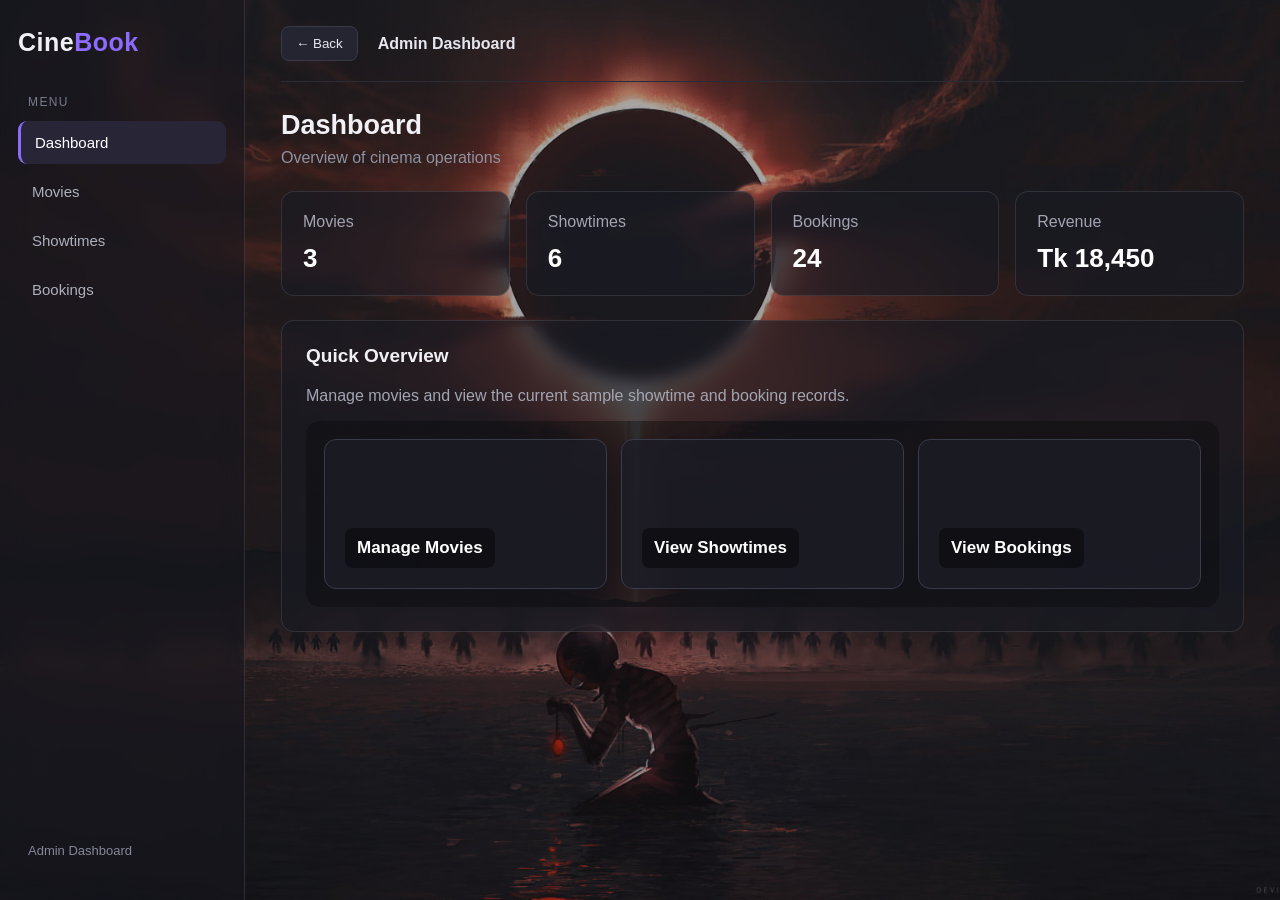
<file: admin/admin.html>
<!DOCTYPE html>
<html lang="en">
<head>
    <meta charset="UTF-8">
    <meta name="viewport" content="width=device-width, initial-scale=1.0">
    <title>CineBook Admin</title>
    <link rel="stylesheet" href="admin.css">
</head>
<body>
    <aside class="sidebar">
        <div class="logo">Cine<span>Book</span></div>
        <p class="side-label">MENU</p>
        <button class="nav-btn active" data-page="dashboard">Dashboard</button>
        <button class="nav-btn" data-page="movies">Movies</button>
        <button class="nav-btn" data-page="showtimes">Showtimes</button>
        <button class="nav-btn" data-page="bookings">Bookings</button>
        <div class="side-bottom">Admin Dashboard</div>
    </aside>
    <main class="main-content">
        <header class="topbar">
            <button id="backBtn" class="back-btn">← Back</button>
            <div><span class="top-title">Admin Dashboard</span></div>
        </header>
        <section id="dashboardPage" class="page">
            <h1>Dashboard</h1>
            <p class="subtext">Overview of cinema operations</p>
            <div class="stats">
                <div class="stat-card"><span>Movies</span><strong>3</strong></div>
                <div class="stat-card"><span>Showtimes</span><strong>6</strong></div>
                <div class="stat-card"><span>Bookings</span><strong>24</strong></div>
                <div class="stat-card"><span>Revenue</span><strong>Tk 18,450</strong></div>
            </div>
            <div class="panel">
                <h2>Quick Overview</h2>
                <p>Manage movies and view the current sample showtime and booking records.</p>
                <div class="quick-actions option-cards">
                    <button class="option-card page-jump" data-page="movies"><span>Manage Movies</span></button>
                    <button class="option-card page-jump" data-page="showtimes"><span>View Showtimes</span></button>
                    <button class="option-card page-jump" data-page="bookings"><span>View Bookings</span></button>
                </div>

            </div>
        </section>
        <section id="moviesPage" class="page hidden">
            <h1>Movie Management</h1>
            <p class="subtext">Add, edit, or remove movies</p>
            <div class="panel">
                <h2 id="formHeading">Add a Movie</h2>
                <form id="movieForm">
                    <input type="hidden" id="editId">
                    <div class="form-grid">
                        <div class="field">
                            <label for="title">Movie Title</label>
                            <input id="title" type="text" placeholder="Enter movie title">
                            <span class="error" id="titleError"></span>
                        </div>
                        <div class="field">
                            <label for="language">Language</label>
                            <input id="language" type="text" placeholder="English">
                            <span class="error" id="languageError"></span>
                        </div>
                        <div class="field">
                           <label for="movieShowtime">Showtime</label>
                           <input type="time" id="movieShowtime">
                         </div>
                    </div>
                    <div class="form-actions">
                        <button class="primary-btn" type="submit" id="submitBtn">Add Movie</button>
                        <button class="secondary-btn hidden" type="button" id="cancelEdit">Cancel Edit</button>
                    </div>
                    <p id="result"></p>
                </form>
            </div>
            <div class="panel">
                <h2>Movies</h2>
                <div class="table-wrap"><table>
                    <thead><tr><th>Title</th><th>Language</th><th>Showtimes</th><th>Action</th></tr></thead>
                    <tbody id="movieList"></tbody>
                </table></div>
            </div>
        </section>
        <section id="showtimesPage" class="page hidden">
            <h1>Showtimes</h1>
            <p class="subtext">Sample schedule records</p>
            <div class="panel"><div class="table-wrap"><table>
                <thead><tr><th>Movie</th><th>Cinema Hall</th><th>Date</th><th>Time</th><th>Ticket Price</th></tr></thead>
                <tbody id="showtimeList"></tbody>
            </table></div></div>
        </section>
        <section id="bookingsPage" class="page hidden">
            <h1>Bookings</h1>
            <p class="subtext">Sample booking records</p>
            <div class="panel"><div class="table-wrap"><table>
                <thead><tr><th>Booking ID</th><th>Customer</th><th>Movie</th><th>Tickets</th><th>Amount</th><th>Status</th></tr></thead>
                <tbody id="bookingList"></tbody>
            </table></div></div>
        </section>
    </main>
    <script src="admin.js"></script>
</body>
</html>
</file>
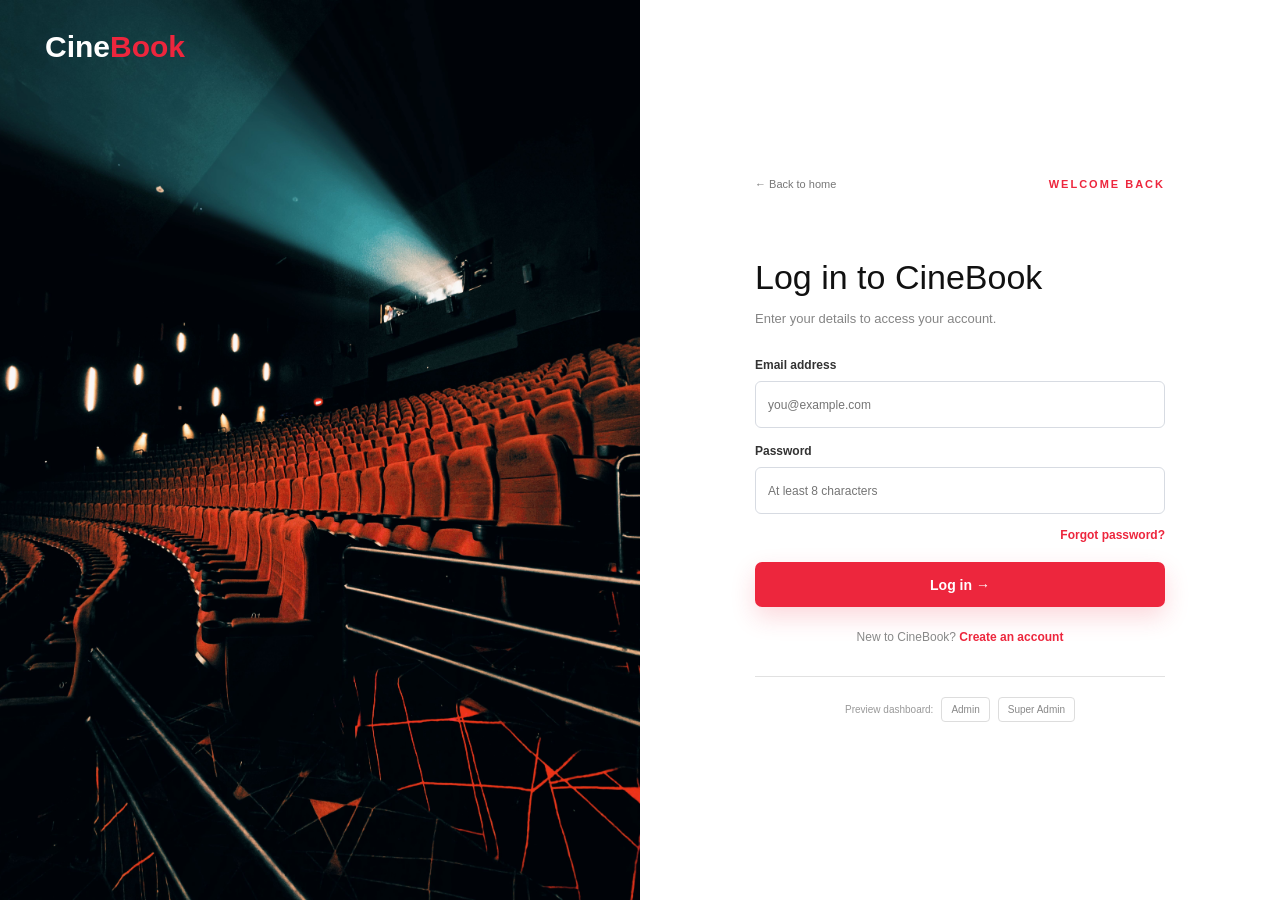
<file: login/login.html>
<!DOCTYPE html>
<html lang="en">
<head>
  <meta charset="UTF-8">
  <meta name="viewport" content="width=device-width, initial-scale=1.0">
  <title>CineBook Login</title>
  <link rel="stylesheet" href="login.css">
</head>
<body>

  <div class="page-container">

    <!-- Left side -->
    <div class="welcome-section">

      <!-- Brand Name -->
      <div class="brand">
        <span class="brand-name">Cine<span>Book</span></span>
      </div>

    </div>

    <!-- Right side -->
    <div class="login-section">

      <div class="login-box">

        <div class="top-links">
          <a href="#">← Back to home</a>
          <span>WELCOME BACK</span>
        </div>

        <h1>Log in to CineBook</h1>

        <p class="subtitle"> Enter your details to access your account.</p>

        <form id="loginForm" novalidate>

          <!-- Email -->
          <div class="form-group">
            <label for="email">Email address</label>
            <input type="text" id="email" placeholder="you@example.com">
            <span class="error" id="emailError"></span>
          </div>

          <!-- Password -->
          <div class="form-group">
            <label for="password">Password</label>
            <input type="password" id="password" placeholder="At least 8 characters">
            <span class="error" id="passwordError"></span>
          </div>

          <!-- Forgot Password -->
          <div class="forgot-row">
            <a href="#" id="forgotPassword">Forgot password?</a>
          </div>

          <!-- Login Button -->
          <button type="submit"> Log in  → </button>

        </form>

        <p class="create-account">New to CineBook? <a href="../registration/registration.html">Create an account</a> </p>

        <!-- Dashboard Preview -->
        <div class="preview-section">
          <span>Preview dashboard:</span>
          <a href="#" class="preview-button">Admin</a>
          <a href="#" class="preview-button">Super Admin</a>
        </div>

      </div>

    </div>

  </div>

  <script src="login.js"></script>

</body>
</html>
</file>
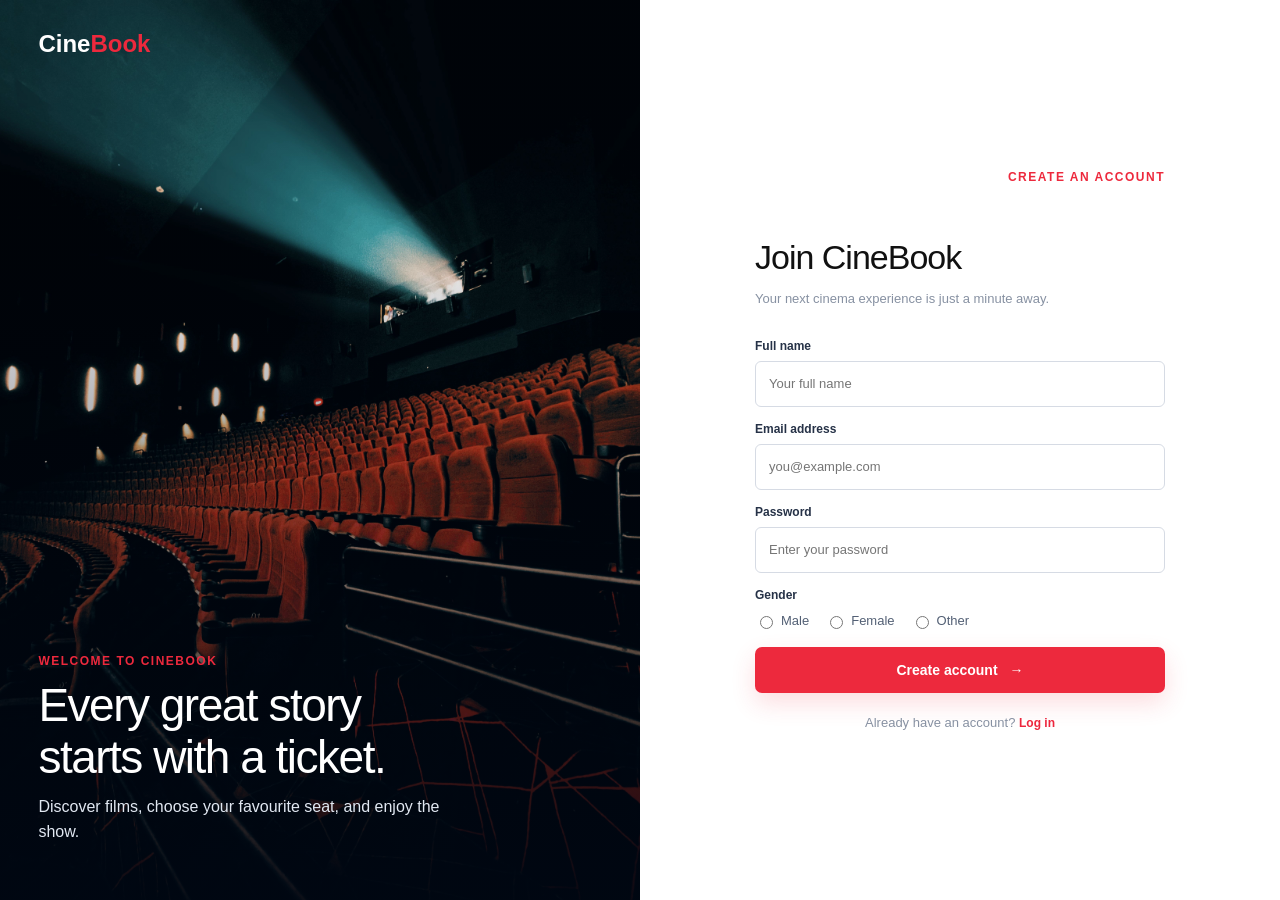
<file: registration/registration.html>
<!DOCTYPE html>
<html lang="en">
<head>
  <meta charset="UTF-8">
  <meta name="viewport" content="width=device-width, initial-scale=1.0">
  <title>CineBook - Create an Account</title>
  <link rel="stylesheet" href="registration.css">
</head>
<body>
  <main class="page-shell">
    <section class="visual-panel">
      <div class="brand">
        <span>Cine<span>Book</span></span>
      </div>

      <div class="welcome-copy">
        <p class="eyebrow">WELCOME TO CINEBOOK</p>
        <h1>Every great story<br>starts with a ticket.</h1>
        <p class="intro">Discover films, choose your favourite seat, and enjoy the show.</p>
      </div>
    </section>

    <section class="form-panel">
      <div class="form-content">
        <p class="form-kicker">CREATE AN ACCOUNT</p>
        <h2>Join CineBook</h2>
        <p class="subtitle">Your next cinema experience is just a minute away.</p>

        <form id="myForm" novalidate>
          <div class="form-group">
            <label for="name">Full name</label>
            <input type="text" id="name" placeholder="Your full name">
            <span class="error" id="nameError"></span>
          </div>

          <div class="form-group">
            <label for="email">Email address</label>
            <input type="text" id="email" placeholder="you@example.com">
            <span class="error" id="emailError"></span>
          </div>

          <div class="form-group">
            <label for="password">Password</label>
            <input type="password" id="password" placeholder="Enter your password">
            <span class="error" id="passwordError"></span>
          </div>

          <div class="form-group">
            <label>Gender</label>
            <div class="options">
              <label><input type="radio" name="gender" value="Male"> Male</label>
              <label><input type="radio" name="gender" value="Female"> Female</label>
              <label><input type="radio" name="gender" value="Other"> Other</label>
            </div>
            <span class="error" id="genderError"></span>
          </div>

          <button type="submit">Create account <span aria-hidden="true">→</span></button>
        </form>

        <p class="login-note">Already have an account?
          <a href="../login/login.html">Log in</a>
        </p>

      </div>
    </section>
  </main>

  <script src="registration.js"></script>
</body>
</html>
</file>
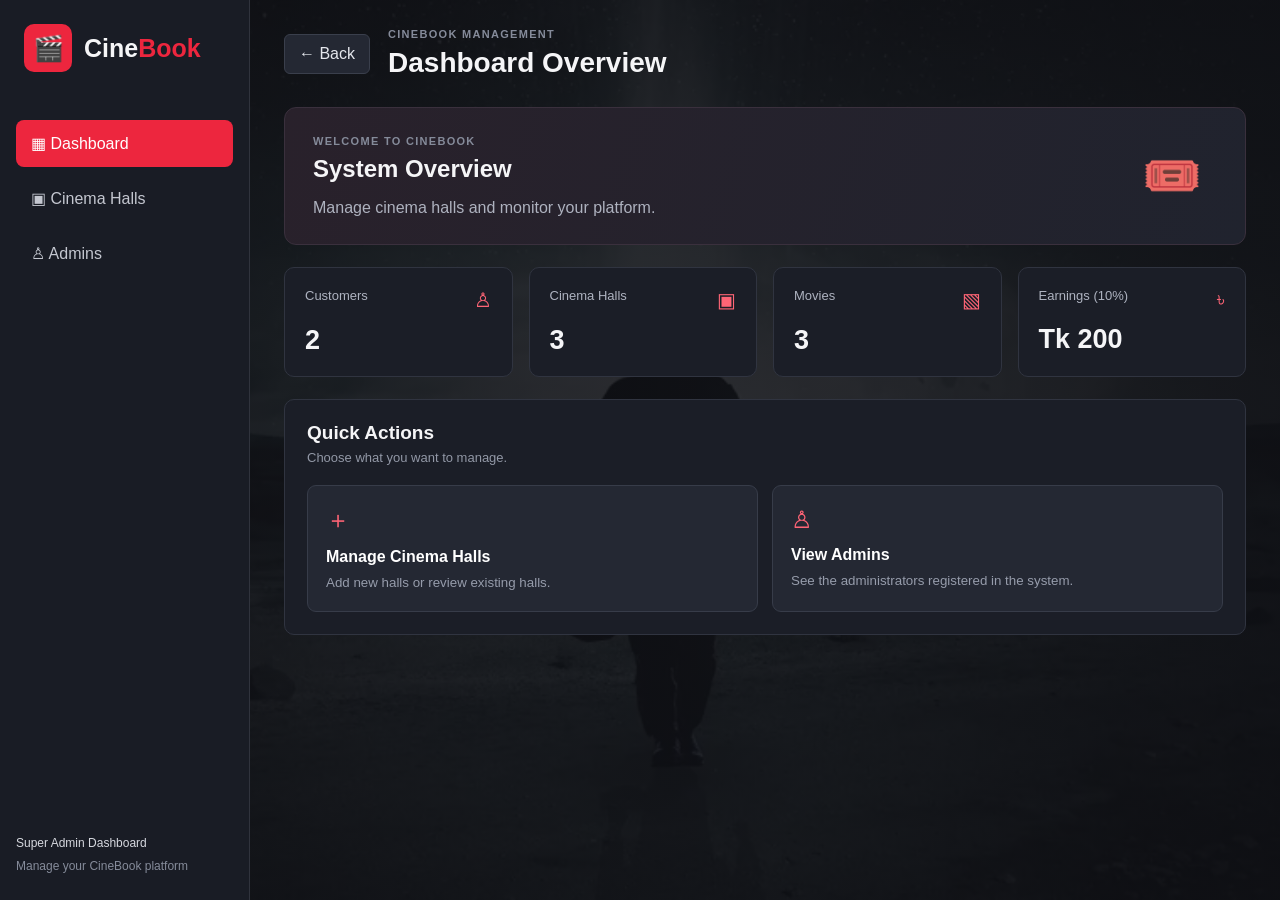
<file: superAdmin/superadmin.html>
<!DOCTYPE html>
<html lang="en">
<head>
    <meta charset="UTF-8">
    <meta name="viewport" content="width=device-width, initial-scale=1.0">
    <title>CineBook - Super Admin Dashboard</title>
    <link rel="stylesheet" href="superadmin.css">
</head>
<body>
    <aside class="sidebar">
        <div class="brand">
            <span class="brand-icon">🎬</span>
            <span>Cine<span class="brand-red">Book</span></span>
        </div>

        <nav class="navigation">
            <button class="nav-btn active" data-page="dashboard">▦ Dashboard</button>
            <button class="nav-btn" data-page="halls">▣ Cinema Halls</button>
            <button class="nav-btn" data-page="admins">♙ Admins</button>
        </nav>

        <div class="sidebar-bottom">
            <p>Super Admin Dashboard</p>
            <span>Manage your CineBook platform</span>
        </div>
    </aside>

    <main class="main-content">
        <header class="topbar">
            <div class="topbar-left">
                <button type="button" class="back-btn" id="backButton">← Back</button>
                <div>
                    <p class="eyebrow">CINEBOOK MANAGEMENT</p>
                    <h1 id="pageTitle">Dashboard Overview</h1>
                </div>
            </div>
        </header>

        <section id="dashboardPage" class="page-section">
            <div class="welcome">
                <div>
                    <p class="eyebrow">WELCOME TO CINEBOOK</p>
                    <h2>System Overview</h2>
                    <p>Manage cinema halls and monitor your platform.</p>
                </div>
                <span class="welcome-icon">🎟️</span>
            </div>

            <div class="stats" id="stats"></div>

            <div class="panel">
                <div class="panel-heading">
                    <div>
                        <h2>Quick Actions</h2>
                        <p>Choose what you want to manage.</p>
                    </div>
                </div>
                <div class="quick-actions">
                    <button class="action-card" data-page="halls">
                        <span>＋</span>
                        <strong>Manage Cinema Halls</strong>
                        <small>Add new halls or review existing halls.</small>
                    </button>
                    <button class="action-card" data-page="admins">
                        <span>♙</span>
                        <strong>View Admins</strong>
                        <small>See the administrators registered in the system.</small>
                    </button>
                </div>
            </div>
        </section>

        <section id="hallsPage" class="page-section" hidden>
            <div class="content-grid">
                <div class="panel">
                    <div class="panel-heading">
                        <div>
                            <h2>Add a Cinema Hall</h2>
                            <p>Enter the details of the new cinema hall.</p>
                        </div>
                    </div>

                    <form id="hallForm" novalidate>
                        <div class="form-group">
                            <label for="hallName">Hall name</label>
                            <input type="text" id="hallName" placeholder="Enter hall name">
                            <span class="error" id="hallNameError"></span>
                        </div>

                        <div class="form-group">
                            <label for="city">City</label>
                            <select id="city">
                                <option value="">Select a city</option>
                                <option value="Dhaka">Dhaka</option>
                                <option value="Chittagong">Chittagong</option>
                                <option value="Sylhet">Sylhet</option>
                                <option value="Rajshahi">Rajshahi</option>
                                <option value="Khulna">Khulna</option>
                            </select>
                            <span class="error" id="cityError"></span>
                        </div>

                        <div class="form-row">
                            <div class="form-group">
                                <label for="total">Total seats</label>
                                <input type="number" id="total" placeholder="1 to 500">
                                <span class="error" id="totalError"></span>
                            </div>
                            <div class="form-group">
                                <label for="vip">VIP seats</label>
                                <input type="number" id="vip" placeholder="0 to total">
                                <span class="error" id="vipError"></span>
                            </div>
                        </div>

                        <p id="result" class="result"></p>
                        <button type="submit" class="primary-btn">＋ Add Hall</button>
                    </form>
                </div>

                <div class="panel info-panel">
                    <div class="info-icon">🏢</div>
                    <h2>Hall Management</h2>
                    <p>Keep track of cinema locations and seat capacity from one place.</p>
                    <div class="info-note">A hall with existing bookings cannot be deleted.</div>
                </div>
            </div>

            <div class="panel table-panel">
                <div class="panel-heading">
                    <div>
                        <h2>Registered Halls</h2>
                        <p>All cinema halls in the system.</p>
                    </div>
                    <span class="count-pill" id="hallTotal">0 halls</span>
                </div>
                <div class="table-wrap">
                    <table>
                        <thead>
                            <tr><th>HALL NAME</th><th>CITY</th><th>TOTAL SEATS</th><th>VIP SEATS</th><th>ACTION</th></tr>
                        </thead>
                        <tbody id="halls"></tbody>
                    </table>
                </div>
            </div>
        </section>

        <section id="adminsPage" class="page-section" hidden>
            <div class="panel table-panel">
                <div class="panel-heading">
                    <div>
                        <h2>Registered Admins</h2>
                        <p>Administrators currently listed in the demo system.</p>
                    </div>
                    <span class="count-pill" id="adminTotal">0 admins</span>
                </div>
                <div class="table-wrap">
                    <table>
                        <thead>
                            <tr><th>NAME</th><th>EMAIL</th><th>PHONE</th><th>STATUS</th></tr>
                        </thead>
                        <tbody id="admins"></tbody>
                    </table>
                </div>
            </div>
        </section>
    </main>

    <script src="superadmin.js"></script>
</body>
</html>
</file>
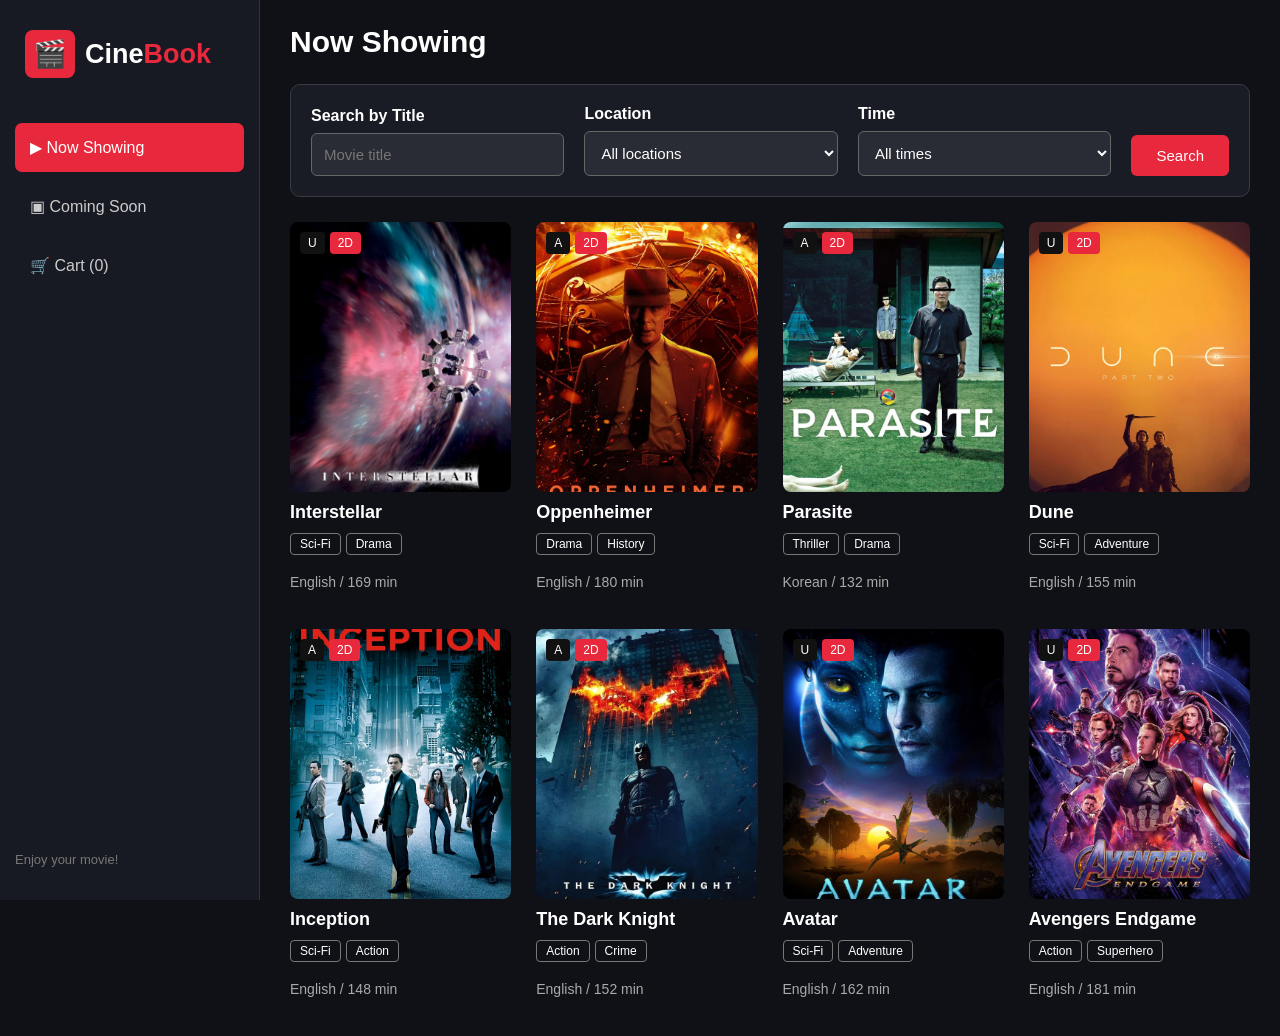
<file: user/user.html>
<!DOCTYPE html>
<html lang="en">
<head>
    <meta charset="UTF-8">
    <meta name="viewport" content="width=device-width, initial-scale=1.0">
    <title>CineBook - Movies</title>
    <link rel="stylesheet" href="user.css">
</head>
<body>
    <div class="layout">
        <aside class="sidebar">
            <div class="logo">
                <span class="logo-icon">🎬</span>
                <span>Cine<span class="red">Book</span></span>
            </div>
            <nav>
    <button class="nav-btn active" data-page="now">▶ Now Showing</button>
    <button class="nav-btn" data-page="soon">▣ Coming Soon</button>
    <button class="nav-btn" data-page="cart">🛒 Cart (<span id="cartCount">0</span>)</button>
           </nav>
            <div class="sidebar-bottom"><p>Enjoy your movie!</p></div>
        </aside>

        <main class="main">
            <header class="topbar">
                <h2 id="pageTitle">Now Showing</h2>
            </header>

            <section class="filter-box" id="filterBox">
                <div class="form-group">
                    <label for="search">Search by Title</label>
                    <input type="text" id="search" placeholder="Movie title">
                </div>
                <div class="form-group">
                    <label for="city">Location</label>
                    <select id="city">
                        <option value="">All locations</option>
                        <option value="Dhaka">Dhaka</option>
                        <option value="Chittagong">Chittagong</option>
                        <option value="Sylhet">Sylhet</option>
                    </select>
                </div>
                <div class="form-group">
                    <label for="slot">Time</label>
                    <select id="slot">
                        <option value="">All times</option>
                        <option value="morning">Morning</option>
                        <option value="afternoon">Afternoon</option>
                        <option value="evening">Evening</option>
                        <option value="night">Night</option>
                    </select>
                </div>
                <button class="search-btn" id="searchBtn">Search</button>
            </section>

            <section class="movies" id="movieList"></section>
            <section class="details-box" id="detailsBox"></section>
            <section class="cart-box" id="cartBox"></section>
        </main>
    </div>
    <script src="user.js"></script>
</body>
</html>
</file>
<file: admin/admin.css>
*{box-sizing:border-box}

body{
    margin:0;
    font-family:Arial,Helvetica,sans-serif;
    background:linear-gradient(rgba(16,17,22,.35),rgba(16,17,22,.45)),url("../images/adminBackground.jpg");
    background-size:cover;
    background-position:center;
    background-attachment:fixed;
    background-repeat:no-repeat;
    color:#f1f1f5;
    display:flex;
    min-height:100vh
}

.sidebar{
    width:245px;
    min-height:100vh;
    background:rgba(23,24,32,.45);
    backdrop-filter:blur(12px);
    border-right:1px solid rgba(255,255,255,.1);
    padding:28px 18px;
    display:flex;
    flex-direction:column;
    flex-shrink:0
}

.logo{
    font-size:25px;
    font-weight:bold;
    letter-spacing:.5px;
    margin-bottom:38px
}

.logo span{color:#8d6bff}

.side-label{
    color:#777b8c;
    font-size:12px;
    letter-spacing:1.4px;
    margin:0 0 12px 10px
}

.nav-btn{
    border:0;
    background:transparent;
    color:#aeb0bd;
    text-align:left;
    padding:13px 14px;
    border-radius:9px;
    font-size:15px;
    margin-bottom:6px;
    cursor:pointer
}

.nav-btn:hover,.nav-btn.active{
    background:#282537;
    color:#fff
}

.nav-btn.active{border-left:3px solid #8d6bff}

.side-bottom{
    margin-top:auto;
    color:#858898;
    padding:14px 10px;
    font-size:13px
}
.main-content{
    flex:1;
    min-width:0;
    padding:26px 36px;
    background:transparent;
    min-height:100vh
}

.topbar{
    display:flex;
    align-items:center;
    gap:20px;
    border-bottom:1px solid #292b36;
    padding-bottom:20px;
    margin-bottom:28px
}

.back-btn{
    background:#242530;
    border:1px solid #393a47;
    color:#e8e8ef;
    padding:9px 14px;
    border-radius:8px;
    cursor:pointer
}

.back-btn:hover{background:#30313c}

.top-title{
    font-weight:bold;
    color:#e6e6ef
}

h1{
    font-size:27px;
    margin:0 0 8px
}

h2{
    font-size:19px;
    margin:0 0 20px
}

.subtext{
    color:#8f92a2;
    margin:0 0 24px
}

.stats{
    display:grid;
    grid-template-columns:repeat(4,minmax(150px,1fr));
    gap:16px;
    margin-bottom:24px
}

.stat-card,.panel{
    background:rgba(26,27,36,.65);
    border:1px solid rgba(255,255,255,.1);
    border-radius:13px;
    backdrop-filter:blur(8px)
}

.stat-card{
    padding:21px;
    display:flex;
    flex-direction:column;
    gap:12px;
    color:#a2a4b2
}

.stat-card strong{
    font-size:26px;
    color:#fff
}

.panel{
    padding:24px;
    margin-bottom:22px
}

.panel p{color:#a3a5b2}

.quick-actions,.form-actions{
    display:flex;
    gap:12px;
    flex-wrap:wrap;
    margin-top:16px
}

button{font-family:inherit}

.primary-btn,.secondary-btn,.edit-btn,.delete-btn{
    padding:10px 15px;
    border-radius:8px;
    border:0;
    cursor:pointer;
    font-weight:600
}

.primary-btn{
    background:#8061e9;
    color:#fff
}

.primary-btn:hover{background:#9378f2}

.secondary-btn{
    background:#2b2d39;
    color:#ddd;
    border:1px solid #414352
}

.secondary-btn:hover{background:#373948}

.edit-btn{
    background:#35364a;
    color:#ddd;
    margin-right:7px
}

.delete-btn{
    background:#522d38;
    color:#ffd8df
}

.form-grid{
    display:grid;
    grid-template-columns:repeat(3,1fr);
    gap:18px
}

.field{
    display:flex;
    flex-direction:column;
    gap:9px
}

.field label{
    color:#c5c6d1;
    font-size:14px
}

input{
    width:100%;
    background:#11121a;
    border:1px solid #393b49;
    color:#fff;
    padding:12px;
    border-radius:8px;
    font-size:15px;
    outline:none
}

input:focus{border-color:#8d6bff}

.error{
    color:#ff777e;
    font-size:13px;
    min-height:15px
}

#result{color:#b3a1ff}

table{
    width:100%;
    border-collapse:collapse;
    min-width:650px
}

th,td{
    text-align:left;
    padding:14px 12px;
    border-bottom:1px solid #30313c
}

th{
    color:#9295a5;
    font-size:13px;
    font-weight:600
}

td{
    color:#e3e3eb;
    font-size:14px
}

tbody tr:last-child td{border-bottom:0}

.table-wrap{overflow-x:auto}

.hidden{display:none!important}

.page{display:block}

@media(max-width:1000px){
    .stats{grid-template-columns:repeat(2,minmax(140px,1fr))}
    .main-content{padding:24px}
}

@media(max-width:720px){
    body{display:block}
    .sidebar{
        width:100%;
        min-height:unset;
        padding:16px;
        display:block
    }
    .logo{margin-bottom:15px}
    .side-label,.side-bottom{display:none}
    .nav-btn{
        display:inline-block;
        padding:10px;
        margin:4px
    }
    .main-content{padding:18px}
    .form-grid{grid-template-columns:1fr}
    .stats{grid-template-columns:1fr 1fr}
}

@media(max-width:420px){
    .stats{grid-template-columns:1fr}
}

.option-cards{
    display:grid;
    grid-template-columns:repeat(3,minmax(160px,1fr));
    gap:14px
}

.option-card{
    min-height:150px;
    display:flex;
    align-items:flex-end;
    text-align:left;
    padding:20px;
    border:1px solid #393b49;
    border-radius:12px;
    color:white;
    font-size:17px;
    font-weight:bold;
    cursor:pointer;
    background:linear-gradient(135deg,#282537,#1b1b24);
    background-size:cover;
    background-position:center;
    transition:.2s
}

.option-card span{
    background:rgba(10,10,15,.7);
    padding:10px 12px;
    border-radius:8px
}

.option-card:hover{
    transform:translateY(-3px);
    border-color:#8d6bff
}

.background-control{
    margin-top:20px;
    display:flex;
    align-items:center;
    gap:12px;
    flex-wrap:wrap
}

.background-control label{
    color:#c5c6d1;
    font-size:14px
}

.background-control input{max-width:300px}

.errorBorder{border-color:#ff777e!important}

@media(max-width:800px){
    .option-cards{grid-template-columns:1fr}
}

.option-cards{
    background-image:linear-gradient(rgba(16,17,22,.88),rgba(16,17,22,.88)),url("images/adminBackground.jpg");
    background-size:cover;
    background-position:center;
    background-attachment:fixed;
    background-repeat:no-repeat;
    padding:18px;
    border-radius:14px
}

.option-card{background:rgba(28,28,38,.8)}

.errorBorder{border-color:#ff777e!important}
</file>
<file: login/login.css>
* {
  box-sizing: border-box;
}

body {
  font-family: Arial, sans-serif;
  margin: 0;
  padding: 0;
  background-color: #ffffff;
}

.page-container {
  display: flex;
  min-height: 100vh;
}

/* Left Background Section */

.welcome-section {
  width: 50%;
  min-height: 100vh;
  background-image: url("../images/Login&Registration-background.jpg");
  background-size: cover;
  background-position: center;
  background-repeat: no-repeat;
  padding: 30px 45px;
}


.brand-name {
  color: white;
  font-size: 30px;
  font-weight: bold;
}

.brand-name span {
  color: #ed263d;
}

/* Right Login Section */

.login-section {
  width: 50%;
  min-height: 100vh;
  display: flex;
  justify-content: center;
  align-items: center;
  padding: 40px;
  background-color: #ffffff;
}

.login-box {
  width: 100%;
  max-width: 410px;
}

/* Top Links */

.top-links {
  display: flex;
  align-items: center;
  justify-content: space-between;
  margin-bottom: 68px;
  font-size: 11px;
}

.top-links a {
  color: #777777;
  text-decoration: none;
}

.top-links span {
  color: #ed263d;
  font-weight: bold;
  letter-spacing: 2px;
}

/* Heading */

h1 {
  margin: 0 0 14px;
  color: #111111;
  font-size: 34px;
  font-weight: normal;
}

.subtitle {
  margin: 0 0 32px;
  color: #858585;
  font-size: 13px;
}

/* Form */

.form-group {
  margin-bottom: 16px;
}

label {
  display: block;
  margin-bottom: 9px;
  color: #333333;
  font-size: 12px;
  font-weight: bold;
}

input[type="text"],
input[type="password"] {
  width: 100%;
  height: 47px;
  padding: 12px;
  border: 1px solid #d7dbe2;
  border-radius: 6px;
  outline: none;
  font-size: 12px;
}

input:focus {
  border-color: #ed263d;
}

/* Error Messages */

.error {
  display: block;
  color: red;
  font-size: 12px;
  margin-top: 5px;
}

.errorBorder {
  border: 1px solid red !important;
}

.successBorder {
  border: 1px solid green !important;
}

/* Forgot Password */

.forgot-row {
  text-align: right;
  margin-top: -5px;
  margin-bottom: 19px;
}

.forgot-row a,
.create-account a {
  color: #ed263d;
  text-decoration: none;
  font-size: 12px;
  font-weight: bold;
}

/* Login Button */

button {
  width: 100%;
  height: 45px;
  padding: 10px;
  background-color: #ed263d;
  color: white;
  border: none;
  border-radius: 7px;
  font-size: 14px;
  font-weight: bold;
  cursor: pointer;
  box-shadow: 0 10px 25px rgba(237, 38, 61, 0.18);
}

button:hover {
  background-color: #d91f35;
}

button span {
  margin-left: 8px;
  font-size: 18px;
}

/* Create Account */

.create-account {
  margin: 23px 0 32px;
  text-align: center;
  color: #888888;
  font-size: 12px;
}

/* Dashboard Preview */

.preview-section {
  display: flex;
  align-items: center;
  justify-content: center;
  gap: 8px;
  padding-top: 20px;
  border-top: 1px solid #e1e1e1;
  color: #999999;
  font-size: 10px;
}

.preview-button {
  padding: 6px 9px;
  border: 1px solid #dddddd;
  border-radius: 4px;
  color: #888888;
  text-decoration: none;
  font-size: 10px;
}

/* Responsive Design */

@media (max-width: 800px) {

  .welcome-section {
    display: none;
  }

  .login-section {
    width: 100%;
    padding: 25px;
  }

  .login-box {
    max-width: 430px;
  }

  .top-links {
    margin-bottom: 45px;
  }
}

@media (max-width: 400px) {

  h1 {
    font-size: 28px;
  }

  .preview-section {
    flex-wrap: wrap;
  }

}
</file>
<file: registration/registration.css>
* {
  box-sizing: border-box;
}

body {
  margin: 0;
  font-family: Arial, sans-serif;
  color: #111827;
  background-color: #ffffff;
}

.page-shell {
  display: grid;
  grid-template-columns: 1fr 1fr;
  min-height: 100vh;
}

.visual-panel {
  position: relative;
  display: flex;
  flex-direction: column;
  justify-content: space-between;
  padding: 30px 6%;
  color: #ffffff;
  background-image: linear-gradient(to top, rgba(0, 7, 18, 0.94), rgba(0, 7, 18, 0.08) 70%), url("../images/Login&Registration-background.jpg");
  background-size: cover;
  background-position: center;
}

.brand {
  align-items: center;
  gap: 10px;
  font-size: 24px;
  font-weight: bold;
}


.brand span span {
  color: #ed293d;
}

.welcome-copy {
  max-width: 490px;
  padding-bottom: 25px;
}

.eyebrow,.form-kicker {
  color: #ed293d;
  font-size: 12px;
  font-weight: bold;
  letter-spacing: 1.5px;
}

.welcome-copy h1 {
  margin: 0 0 12px;
  font-size: clamp(34px, 4vw, 46px);
  line-height: 1.12;
  font-weight: 500;
  letter-spacing: -1.5px;
}

.intro {
  max-width: 430px;
  margin: 0;
  color: #e1e8f2;
  font-size: 16px;
  line-height: 1.55;
}

.form-panel {
  display: flex;
  justify-content: center;
  align-items: flex-start;
  padding: 54px 7%;
  background: #ffffff;
}

.form-content {
  width: 100%;
  max-width: 410px;
  margin: auto 0;
}

.form-kicker {
  margin: 0 0 54px;
  text-align: right;
}

h2 {
  margin: 0 0 12px;
  color: #111111;
  font-size: 34px;
  font-weight: 500;
  letter-spacing: -1px;
}

.subtitle {
  margin: 0 0 30px;
  color: #8791a2;
  font-size: 13px;
  line-height: 1.5;
}

.form-group {
  margin-bottom: 15px;
}

.form-group > label {
  display: block;
  margin-bottom: 8px;
  color: #263247;
  font-size: 12px;
  font-weight: bold;
}

input[type="text"],
input[type="password"],
select,
textarea {
  display: block;
  width: 100%;
  min-height: 46px;
  padding: 12px 13px;
  border: 1px solid #d6dbe4;
  border-radius: 6px;
  outline: none;
  background: #ffffff;
  color: #263247;
  font-family: Arial, sans-serif;
  font-size: 13px;
  transition: border-color 0.2s, box-shadow 0.2s;
}

textarea {
  min-height: 76px;
  resize: vertical;
}

input[type="text"]:focus,
input[type="password"]:focus,
select:focus,
textarea:focus {
  border-color: #ed293d;
  box-shadow: 0 0 0 3px rgba(237, 41, 61, 0.08);
}

.options {
  display: flex;
  flex-wrap: wrap;
  gap: 8px 16px;
  padding: 3px 0;
}

.options label {
  display: inline-flex;
  align-items: center;
  gap: 5px;
  margin: 0;
  color: #536075;
  font-size: 13px;
  font-weight: normal;
}

.options input {
  accent-color: #ed293d;
}

.error {
  display: block;
  margin-top: 4px;
  color: #e11d35;
  font-size: 12px;
}

.errorBorder {
  border-color: red !important;
}

.successBorder {
  border-color: green !important;
}

button {
  display: flex;
  align-items: center;
  justify-content: center;
  gap: 12px;
  width: 100%;
  min-height: 46px;
  margin-top: 8px;
  padding: 12px;
  border: none;
  border-radius: 7px;
  background: #ed293d;
  color: #ffffff;
  font-size: 14px;
  font-weight: bold;
  cursor: pointer;
  box-shadow: 0 10px 24px rgba(237, 41, 61, 0.16);
  transition: background-color 0.25s;
}

button:hover {
  background: #cf1f32;
}

.login-note {
  margin: 22px 0 0;
  color: #8791a2;
  text-align: center;
  font-size: 13px;
}

.login-note a {
  color: #ed263d;
  text-decoration: none;
  font-size: 12px;
  font-weight: bold;
}

@media (max-width: 850px) {
  .page-shell {
    grid-template-columns: 1fr;
  }

  .visual-panel {
    min-height: 300px;
    padding: 24px 6%;
  }

  .welcome-copy {
    padding-top: 55px;
    padding-bottom: 5px;
  }

  .welcome-copy h1 {
    font-size: 34px;
  }

  .form-panel {
    padding: 38px 7%;
  }

  .form-kicker {
    margin-bottom: 30px;
  }
}
</file>
<file: superAdmin/superadmin.css>
* {
    box-sizing: border-box;
}

body {
    margin: 0;
    background: #101116;
    color: #f5f5f7;
    font-family: Arial, sans-serif;
}

button, input, select {
    font: inherit;
}

.sidebar {
    width: 250px;
    height: 100vh;
    position: fixed;
    top: 0;
    left: 0;
    background: #191c25;
    border-right: 1px solid #30333d;
    padding: 24px 16px;
    display: flex;
    flex-direction: column;
}

.brand {
    display: flex;
    align-items: center;
    gap: 12px;
    font-size: 25px;
    font-weight: bold;
    margin: 0 8px 48px;
}

.brand-icon {
    width: 48px;
    height: 48px;
    display: flex;
    align-items: center;
    justify-content: center;
    background: #ed263e;
    border-radius: 10px;
}

.brand-red {
    color: #ed263e;
}

.navigation {
    display: flex;
    flex-direction: column;
    gap: 8px;
}

.nav-btn {
    width: 100%;
    border: 0;
    background: transparent;
    color: #c4c7d0;
    text-align: left;
    padding: 14px 15px;
    border-radius: 8px;
    cursor: pointer;
}

.nav-btn:hover {
    background: #292d38;
    color: white;
}

.nav-btn.active {
    background: #ed263e;
    color: white;
}

.sidebar-bottom {
    margin-top: auto;
    color: #858b9a;
    font-size: 12px;
    line-height: 1.6;
}

.sidebar-bottom p {
    color: #d6d8df;
    margin-bottom: 4px;
}

.main-content {
    margin-left: 250px;
    padding: 28px 34px 50px;
    max-width: 1600px;
}

.topbar {
    display: flex;
    justify-content: space-between;
    align-items: center;
    margin-bottom: 28px;
}

.eyebrow {
    color: #858b9a;
    font-size: 11px;
    letter-spacing: 1.3px;
    font-weight: bold;
    margin: 0;
}

.topbar h1 {
    margin: 7px 0 0;
    font-size: 28px;
}

.profile {
    display: flex;
    align-items: center;
    gap: 10px;
}

.profile strong, .profile small {
    display: block;
}

.profile small {
    color: #9298a6;
    margin-top: 4px;
}

.avatar {
    width: 42px;
    height: 42px;
    display: flex;
    align-items: center;
    justify-content: center;
    background: #343947;
    color: #ffb8c0;
    border-radius: 50%;
    font-weight: bold;
}

.welcome {
    background: linear-gradient(110deg, #29212b, #20232e);
    border: 1px solid #3a303d;
    border-radius: 12px;
    padding: 25px 28px;
    display: flex;
    justify-content: space-between;
    align-items: center;
    margin-bottom: 22px;
}

.welcome h2 {
    margin: 8px 0;
    font-size: 24px;
}

.welcome p:last-child {
    color: #aeb2bf;
    margin-bottom: 0;
}

.welcome-icon {
    font-size: 48px;
    padding: 15px;
}

.stats {
    display: grid;
    grid-template-columns: repeat(4, minmax(0, 1fr));
    gap: 16px;
    margin-bottom: 22px;
}

.stat {
    background: #1b1e27;
    border: 1px solid #303440;
    border-radius: 10px;
    padding: 20px;
}

.stat-top {
    display: flex;
    justify-content: space-between;
    color: #aeb3c0;
    font-size: 13px;
}

.stat-icon {
    color: #ff6576;
    font-size: 20px;
}

.stat b {
    display: block;
    font-size: 27px;
    margin-top: 13px;
}

.panel {
    background: #1b1e27;
    border: 1px solid #303440;
    border-radius: 10px;
    padding: 22px;
    margin-bottom: 22px;
}

.panel-heading {
    display: flex;
    justify-content: space-between;
    align-items: center;
    gap: 12px;
    margin-bottom: 20px;
}

.panel-heading h2 {
    font-size: 19px;
    margin: 0 0 6px;
}

.panel-heading p {
    color: #9298a6;
    font-size: 13px;
    margin: 0;
}

.quick-actions {
    display: grid;
    grid-template-columns: repeat(2, minmax(0, 1fr));
    gap: 14px;
}

.action-card {
    background: #242833;
    border: 1px solid #373c49;
    color: white;
    text-align: left;
    padding: 18px;
    border-radius: 9px;
    cursor: pointer;
}

.action-card:hover {
    border-color: #ed263e;
}

.action-card span, .action-card strong, .action-card small {
    display: block;
}

.action-card span {
    color: #ff6476;
    font-size: 24px;
    margin-bottom: 12px;
}

.action-card small {
    color: #969cab;
    margin-top: 7px;
    line-height: 1.5;
}

.content-grid {
    display: grid;
    grid-template-columns: minmax(0, 2fr) minmax(220px, 1fr);
    gap: 18px;
}

.form-group {
    margin-bottom: 16px;
}

.form-group label {
    display: block;
    margin-bottom: 8px;
    color: #d9dbe2;
    font-size: 13px;
}

.form-group input, .form-group select {
    width: 100%;
    padding: 12px;
    color: white;
    background: #11141b;
    border: 1px solid #3a3f4c;
    border-radius: 6px;
    outline: none;
}

.form-group input:focus, .form-group select:focus {
    border-color: #ed263e;
}

.form-group select option {
    background: #191c25;
}

.form-row {
    display: grid;
    grid-template-columns: 1fr 1fr;
    gap: 14px;
}

.error {
    display: block;
    color: #ff7786;
    font-size: 12px;
    margin-top: 6px;
    min-height: 14px;
}

.errorBorder {
    border-color: #ed263e !important;
}

.result {
    color: #55d69b;
    font-size: 13px;
}

.primary-btn {
    border: 0;
    background: #ed263e;
    color: white;
    padding: 12px 20px;
    border-radius: 6px;
    cursor: pointer;
    font-weight: bold;
}

.primary-btn:hover {
    background: #d91e35;
}

.info-panel {
    align-self: start;
}

.info-icon {
    font-size: 30px;
    margin-bottom: 15px;
}

.info-panel h2 {
    font-size: 19px;
    margin: 0 0 10px;
}

.info-panel p, .info-note {
    color: #a1a6b3;
    font-size: 13px;
    line-height: 1.6;
}

.info-note {
    background: #29232c;
    border-left: 3px solid #ed263e;
    padding: 12px;
    border-radius: 4px;
    margin-top: 18px;
}

.count-pill {
    color: #ff9aa5;
    background: #39232b;
    padding: 7px 11px;
    border-radius: 20px;
    font-size: 12px;
}

.table-wrap {
    width: 100%;
    overflow-x: auto;
}

table {
    width: 100%;
    border-collapse: collapse;
    min-width: 600px;
}

th {
    color: #858c9b;
    text-align: left;
    font-size: 11px;
    letter-spacing: 0.8px;
    padding: 13px 12px;
    border-bottom: 1px solid #373c48;
}

td {
    padding: 15px 12px;
    border-bottom: 1px solid #2c303b;
    color: #d9dbe2;
    font-size: 13px;
}

tbody tr:last-child td {
    border-bottom: 0;
}

.small-btn {
    color: #ff8794;
    background: #38232b;
    border: 1px solid #5a303b;
    border-radius: 5px;
    padding: 7px 12px;
    cursor: pointer;
}

.status {
    display: inline-block;
    color: #69d6a2;
    background: #19382f;
    padding: 5px 9px;
    border-radius: 20px;
    font-size: 11px;
}

.empty-row {
    text-align: center;
    color: #9298a6;
    padding: 25px;
}

[hidden] {
    display: none !important;
}

@media (max-width: 1000px) {
    .stats {
        grid-template-columns: repeat(2, minmax(0, 1fr));
    }

    .content-grid {
        grid-template-columns: 1fr;
    }
}

@media (max-width: 650px) {
    .sidebar {
        width: 100%;
        height: auto;
        position: relative;
        padding: 14px;
    }

    .brand {
        margin: 0 5px 16px;
    }

    .sidebar-bottom {
        display: none;
    }

    .navigation {
        flex-direction: row;
        flex-wrap: wrap;
    }

    .nav-btn {
        width: auto;
        padding: 10px;
    }

    .main-content {
        margin-left: 0;
        padding: 20px 14px;
    }

    .topbar {
        align-items: flex-start;
    }

    .topbar h1 {
        font-size: 22px;
    }

    .profile {
        font-size: 12px;
    }

    .quick-actions, .form-row {
        grid-template-columns: 1fr;
    }

    .welcome {
        padding: 18px;
    }

    .welcome-icon {
        display: none;
    }
}


.topbar-left {
    display: flex;
    align-items: center;
    gap: 18px;
}

.back-btn {
    background: #242833;
    color: #e5e7ed;
    border: 1px solid #3a3f4c;
    border-radius: 6px;
    padding: 10px 14px;
    cursor: pointer;
}

.back-btn:hover {
    background: #303542;
    border-color: #ed263e;
}

@media (max-width: 650px) {
    .topbar-left {
        align-items: flex-start;
        gap: 12px;
    }

    .back-btn {
        padding: 8px 10px;
    }
}
.main-content {
    background-image: linear-gradient(rgba(16, 17, 22, 0.88), rgba(16, 17, 22, 0.88)),
                      url("../images/superAdminBackground.jpg");
    background-size: cover;
    background-position: center;
    background-attachment: fixed;
    background-repeat: no-repeat;
    min-height: 100vh;
}
</file>
<file: user/user.css>
* {
    box-sizing: border-box;
}

body {
    margin: 0;
    font-family: Arial, sans-serif;
    background: #101116;
    color: white;
}

.layout {
    display: flex;
    min-height: 100vh;
}

.sidebar {
    width: 260px;
    background: #171a22;
    border-right: 1px solid #333;
    padding: 20px 15px;
    position: fixed;
    top: 0;
    bottom: 0;
    left: 0;
}

.logo {
    display: flex;
    align-items: center;
    gap: 10px;
    font-size: 27px;
    font-weight: bold;
    padding: 10px;
    margin-bottom: 35px;
}

.logo-icon {
    background: #e8283c;
    padding: 8px;
    border-radius: 8px;
}

.red {
    color: #e8283c;
}

nav {
    display: flex;
    flex-direction: column;
    gap: 10px;
}

.nav-btn {
    padding: 15px;
    background: transparent;
    border: none;
    color: #ccc;
    text-align: left;
    font-size: 16px;
    cursor: pointer;
    border-radius: 7px;
    width: 100%;
}

.nav-btn:hover {
    background: #292c35;
    color: white;
}

.nav-btn.active {
    background: #e8283c;
    color: white;
}

.nav-btn:hover,
.nav-btn.active {
    background: #e8283c;
    color: white;
}

.sidebar-bottom {
    position: absolute;
    bottom: 20px;
    color: #777;
    font-size: 13px;
}

.main {
    margin-left: 260px;
    width: calc(100% - 260px);
    padding: 25px 30px;
}

.topbar {
    margin-bottom: 25px;
}

.topbar h2 {
    font-size: 30px;
    margin: 0;
}

.filter-box {
    display: flex;
    align-items: flex-end;
    gap: 20px;
    background: #191c24;
    border: 1px solid #383b45;
    padding: 20px;
    border-radius: 10px;
    margin-bottom: 25px;
}

.form-group {
    flex: 1;
    min-width: 0;
}

.form-group label {
    display: block;
    margin-bottom: 8px;
    font-weight: bold;
}

input,
select {
    width: 100%;
    padding: 12px;
    background: #292c35;
    color: white;
    border: 1px solid #666;
    border-radius: 6px;
    font-size: 15px;
}

.search-btn {
    padding: 12px 25px;
    background: #e8283c;
    color: white;
    border: none;
    border-radius: 6px;
    font-size: 15px;
    cursor: pointer;
}

.search-btn:hover {
    background: #c01d2f;
}

.movies {
    display: grid;
    grid-template-columns: repeat(4, minmax(0, 1fr));
    gap: 25px;
}

.movie-card {
    min-width: 0;
}

.poster {
    position: relative;
    height: 270px;
    overflow: hidden;
    border-radius: 8px;
    background: #252a35;
}

.poster img {
    width: 100%;
    height: 100%;
    object-fit: cover;
}

.badges {
    position: absolute;
    top: 10px;
    left: 10px;
    display: flex;
    gap: 5px;
}

.badge {
    padding: 4px 8px;
    background: #111;
    border-radius: 4px;
    font-size: 12px;
}

.badge.red-badge {
    background: #e8283c;
}

.movie-card h3 {
    margin: 10px 0;
    font-size: 18px;
}

.movie-card h3 a {
    color: white;
    text-decoration: none;
}

.movie-card h3 a:hover {
    color: #e8283c;
}

.tags span {
    display: inline-block;
    border: 1px solid #777;
    padding: 3px 9px;
    border-radius: 4px;
    margin-right: 5px;
    margin-bottom: 5px;
    font-size: 12px;
}

.movie-info {
    color: #aaa;
    font-size: 14px;
}

.details-box,
.cart-box {
    display: none;
    margin-top: 25px;
    padding: 20px;
    background: #191c24;
    border-radius: 8px;
}

.details-box button,
.cart-box button {
    padding: 10px 18px;
    border: none;
    border-radius: 5px;
    cursor: pointer;
    margin: 8px 5px 0 0;
}

.add-btn {
    background: #e8283c;
    color: white;
}

.buy-btn {
    background: #16834b;
    color: white;
}

.back-btn {
    background: #444;
    color: white;
}
.cart-item {
    background: #252a35;
    padding: 18px;
    margin-bottom: 15px;
    border-radius: 8px;
}

.cart-item h3 {
    margin: 0 0 10px;
}

.cart-item p {
    color: #aaa;
}

.remove-btn {
    background: #e8283c;
    color: white;
}

#checkoutBtn {
    padding: 12px 25px;
    margin-top: 15px;
    background: #16834b;
    color: white;
}

@media (max-width: 1000px) {
    .movies {
        grid-template-columns: repeat(3, minmax(0, 1fr));
    }
}

@media (max-width: 700px) {
    .sidebar {
        width: 180px;
    }

    .main {
        margin-left: 180px;
        width: calc(100% - 180px);
        padding: 15px;
    }

    .filter-box {
        flex-direction: column;
        align-items: stretch;
    }

    .movies {
        grid-template-columns: repeat(2, minmax(0, 1fr));
    }
}

@media (max-width: 450px) {
    .sidebar {
        width: 120px;
        padding: 10px 5px;
    }

    .logo {
        font-size: 17px;
        padding: 5px;
    }

    .nav-btn {
        font-size: 12px;
        padding: 10px 5px;
    }

    .main {
        margin-left: 120px;
        width: calc(100% - 120px);
    }

    .movies {
        grid-template-columns: 1fr;
    }

    .poster {
        height: 230px;
    }
}

.details-box {
    padding: 25px;
    overflow: hidden;
}

.details-box img {
    display: block;
    width: 220px;
    height: 320px;
    object-fit: cover;
    object-position: center;
    border-radius: 8px;
    margin: 15px 0 20px;
}

.details-box h2 {
    margin-top: 0;
    margin-bottom: 20px;
    font-size: 26px;
}

.details-box p {
    margin: 12px 0;
    line-height: 1.5;
}

.cart-item {
    display: flex;
    align-items: center;
    gap: 20px;
    background: #252a35;
    padding: 18px;
    margin-bottom: 15px;
    border-radius: 8px;
}

.cart-item img {
    width: 110px;
    height: 150px;
    object-fit: cover;
    border-radius: 6px;
}

.cart-details {
    flex: 1;
}

.cart-details h3 {
    margin: 0 0 10px;
}

.cart-details p {
    color: #aaa;
    margin-bottom: 20px;
}

.cart-actions {
    display: flex;
    gap: 10px;
    align-items: center;
}

.cart-actions button {
    padding: 10px 20px;
    border: none;
    border-radius: 5px;
    cursor: pointer;
    color: white;
}

.cart-actions .remove-btn {
    background: #e8283c;
}

.cart-actions .buy-btn {
    background: #16834b;
}

@media (max-width: 500px) {
    .cart-item {
        align-items: flex-start;
        gap: 12px;
    }

    .cart-item img {
        width: 85px;
        height: 125px;
    }

    .cart-actions {
        flex-wrap: wrap;
    }
}
</file>
